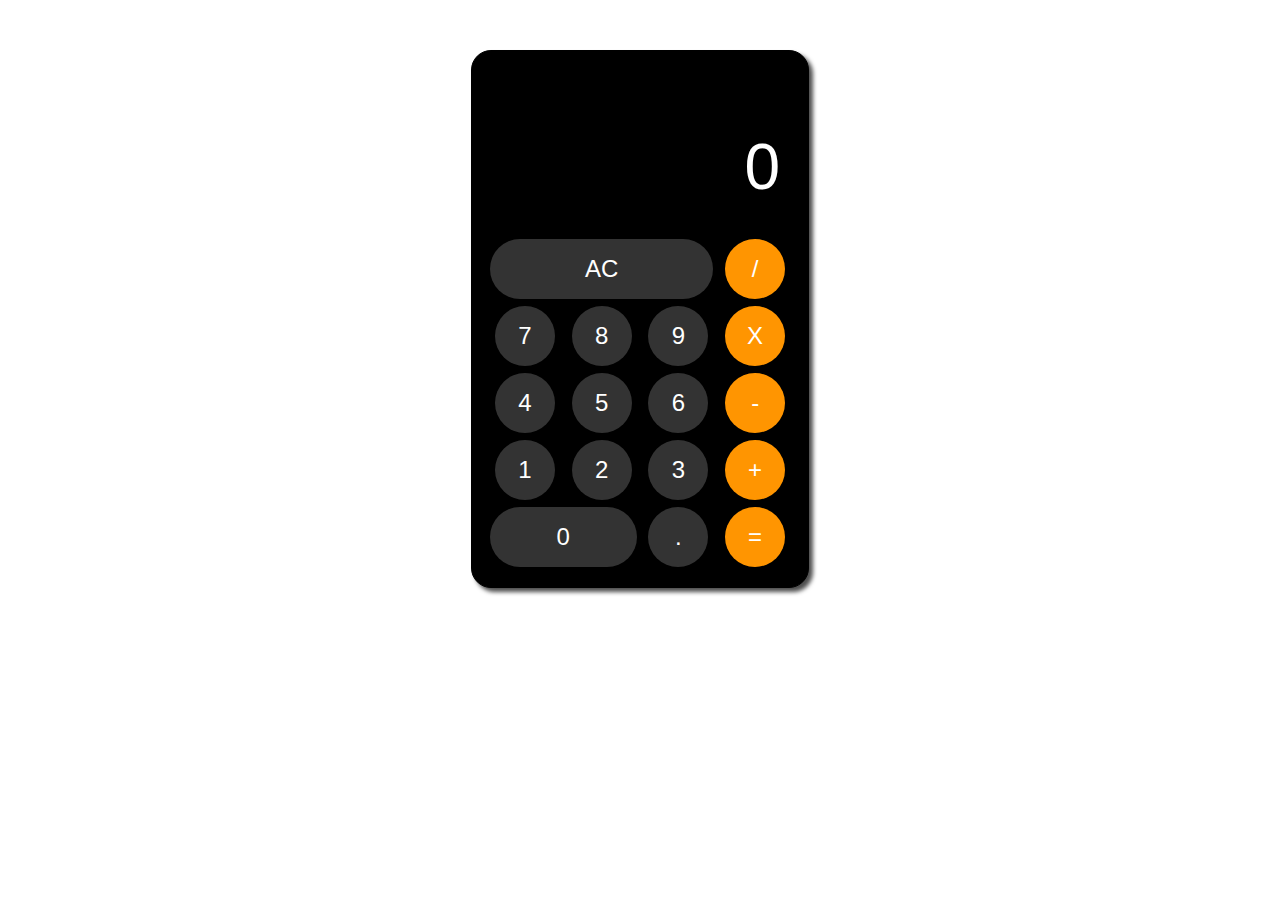
<file: Calc/index.html>
<!DOCTYPE html>
    <html lang="en">
    <head>
        <meta charset="UTF-8">
        <meta http-equiv="X-UA-Compatible" content="IE=edge">
        <meta name="viewport" content="width=device-width, initial-scale=1.0">
        <link rel="stylesheet" href="style.css">
        <title>Сalculator</title>
    </head>
    <body>
        <div class="calc">
            <div class="calc-screen">
                <p>0</p>
            </div>
            <div class="buttons">
                <div class="btn ac">AC</div>
                <div class="btn division bg-orange">/</div>

                <div class="btn seven">7</div>
                <div class="btn eight">8</div>
                <div class="btn nine">9</div>
                <div class="btn myltiply bg-orange">X</div>

                <div class="btn four">4</div>
                <div class="btn five">5</div>
                <div class="btn six">6</div>
                <div class="btn minus bg-orange">-</div>

                <div class="btn one">1</div>
                <div class="btn two">2</div>
                <div class="btn three">3</div>
                <div class="btn plus bg-orange">+</div>

                <div class="btn zero">0</div>
                <div class="btn dot">.</div>
                <div class="btn equal bg-orange">=</div>
            </div>
        </div>
    <script src="./js.js"></script>   
    </body>
    </html>
</file>
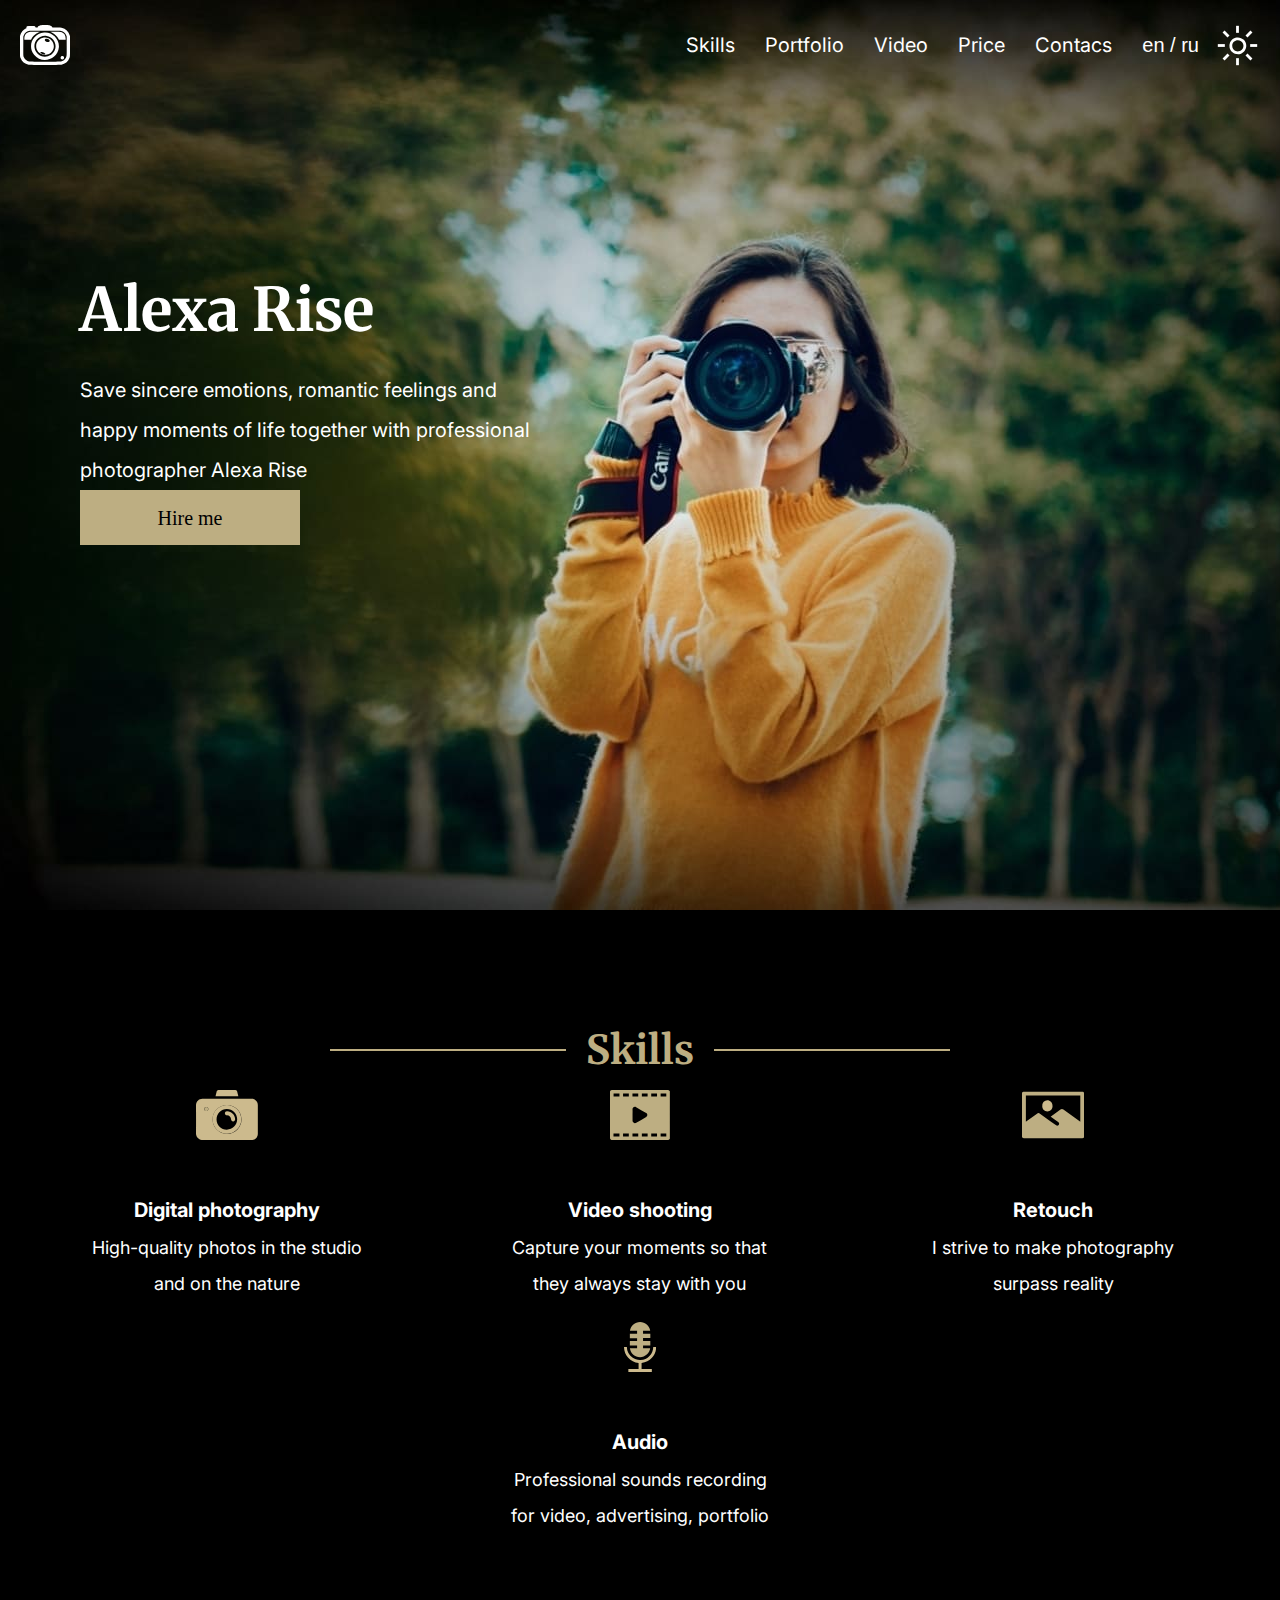
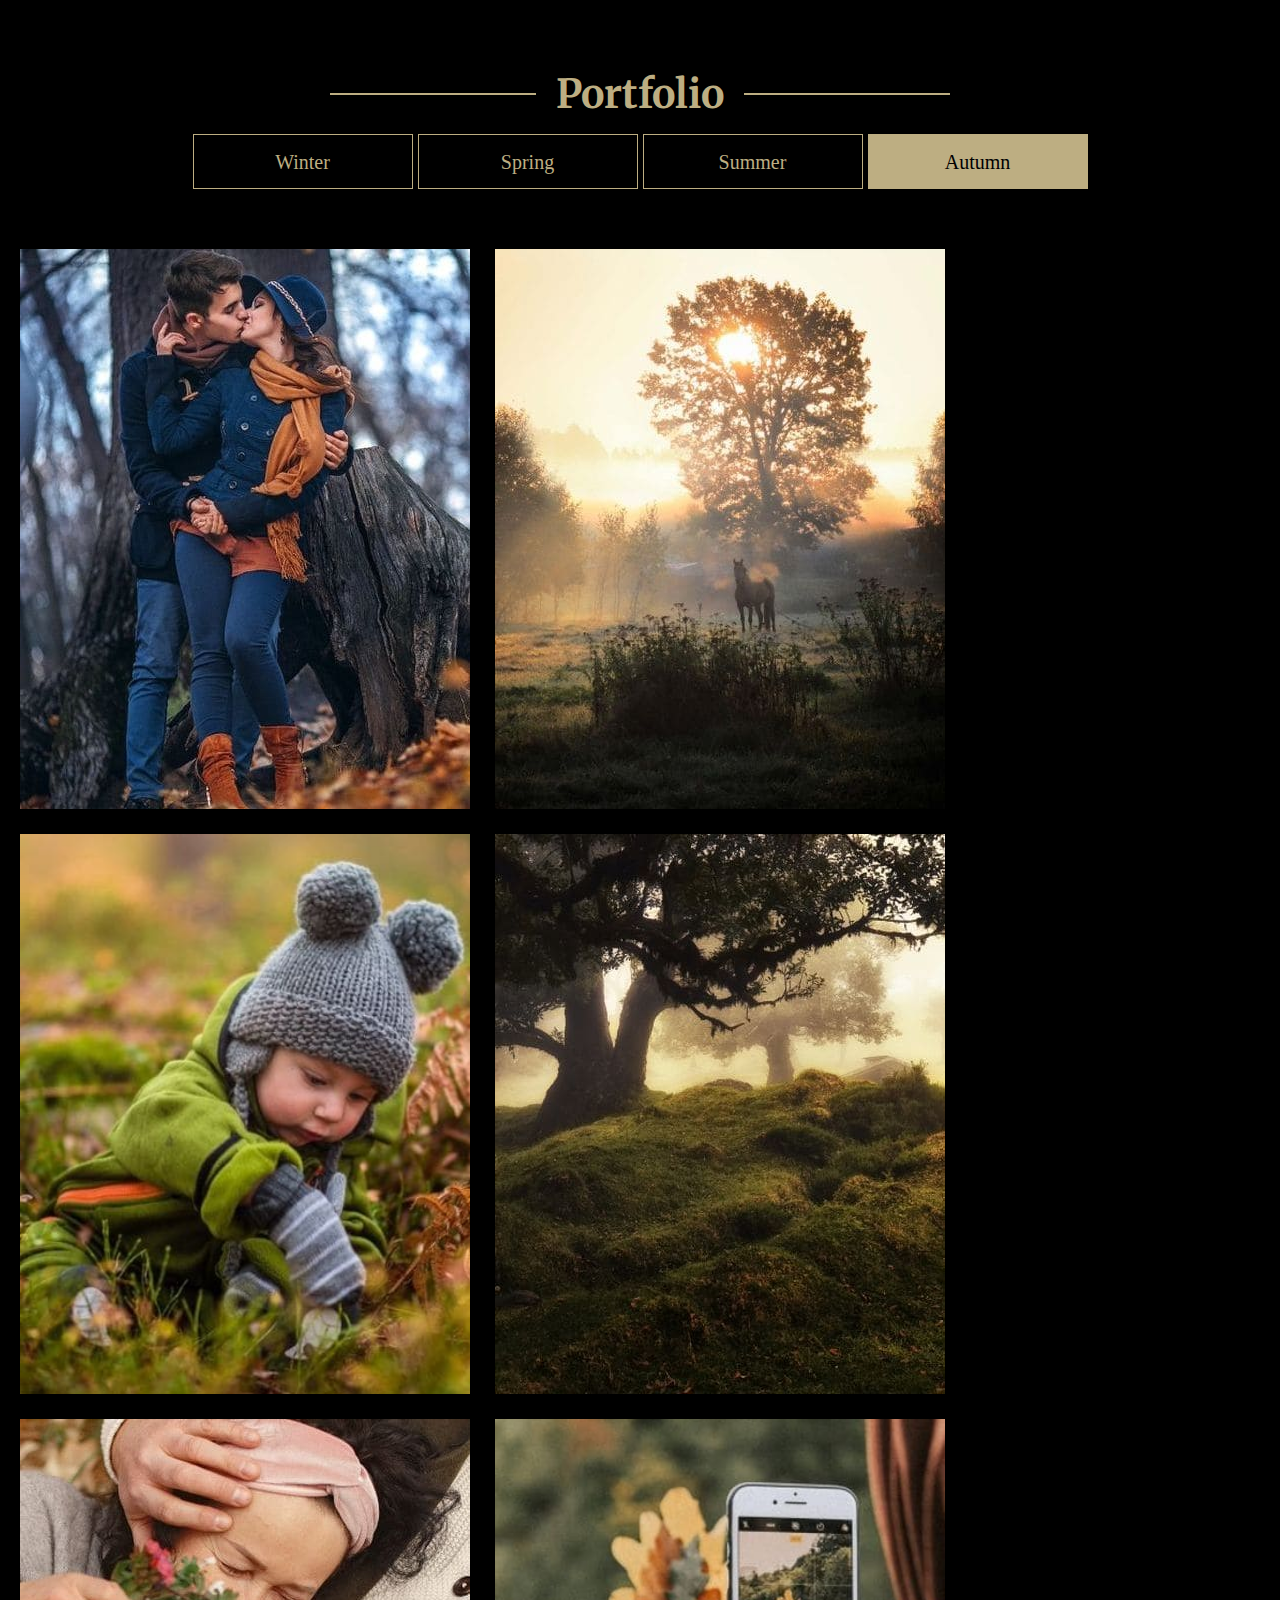
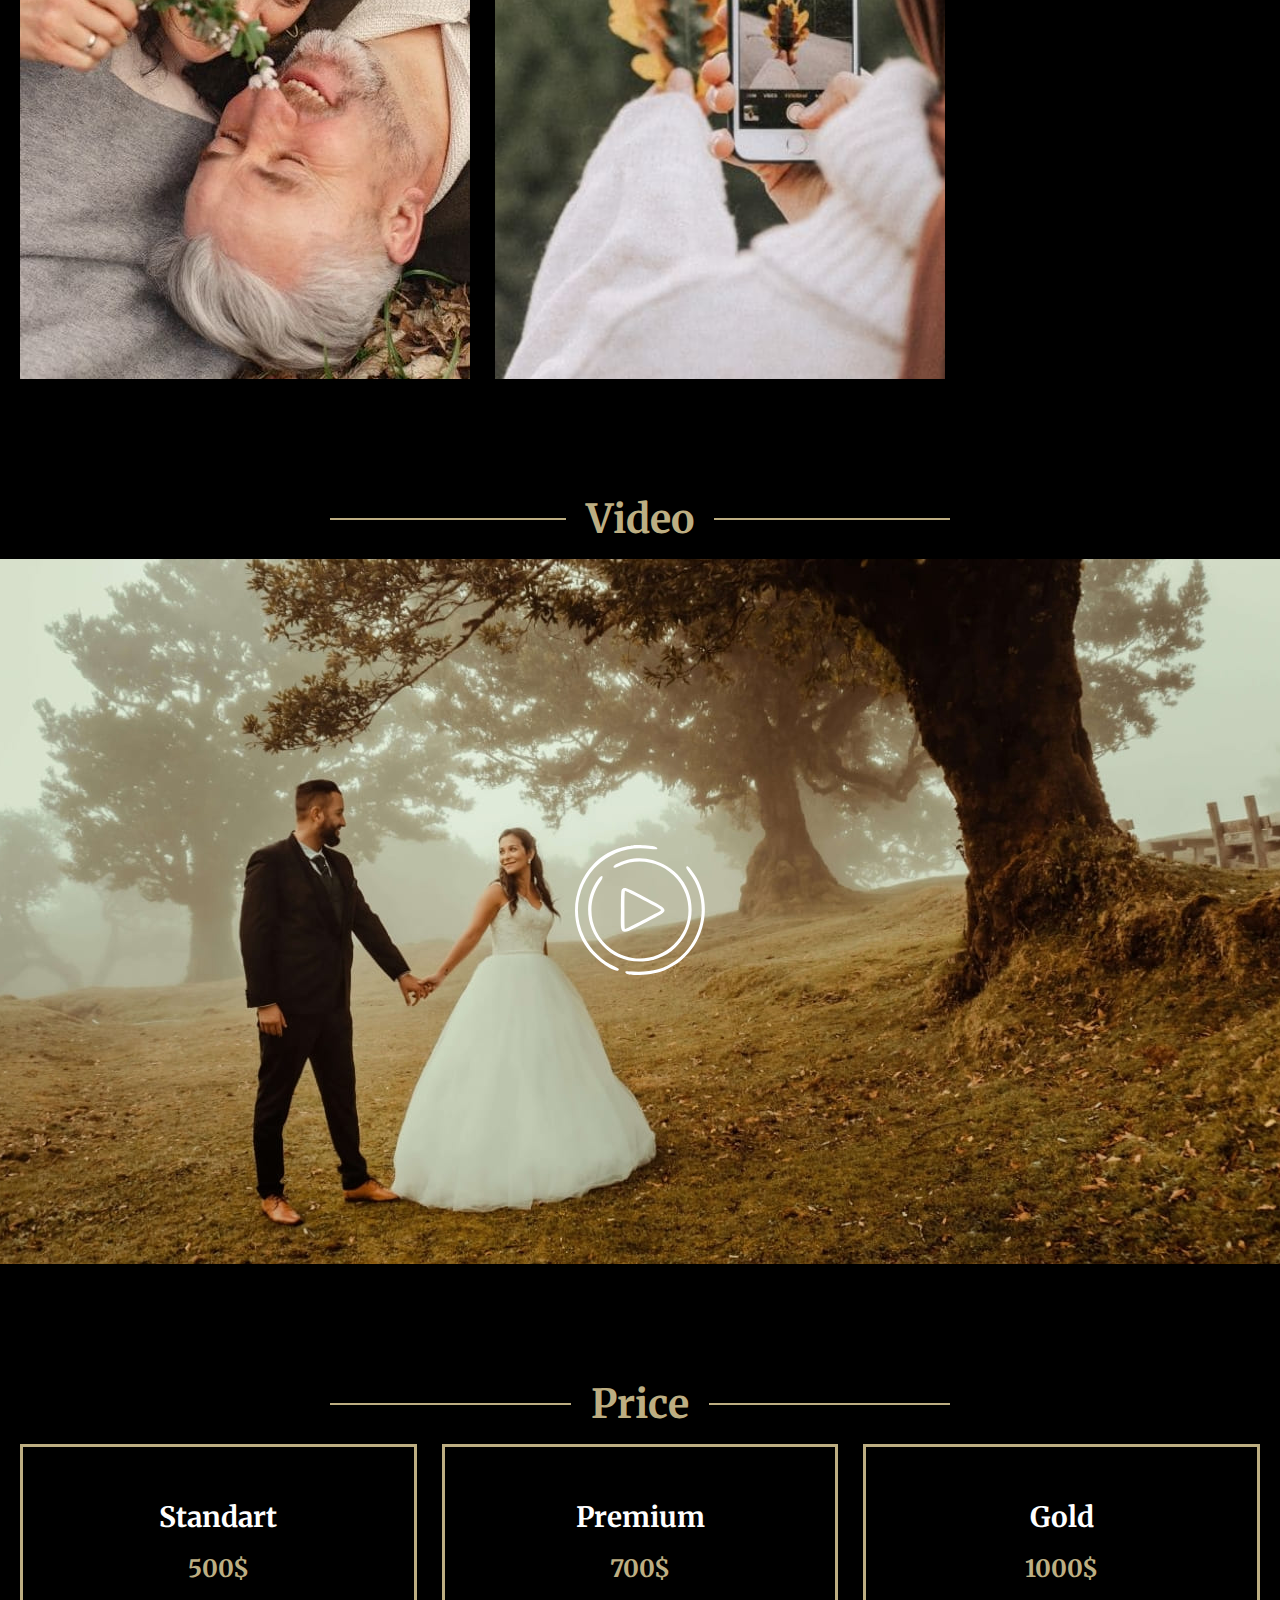
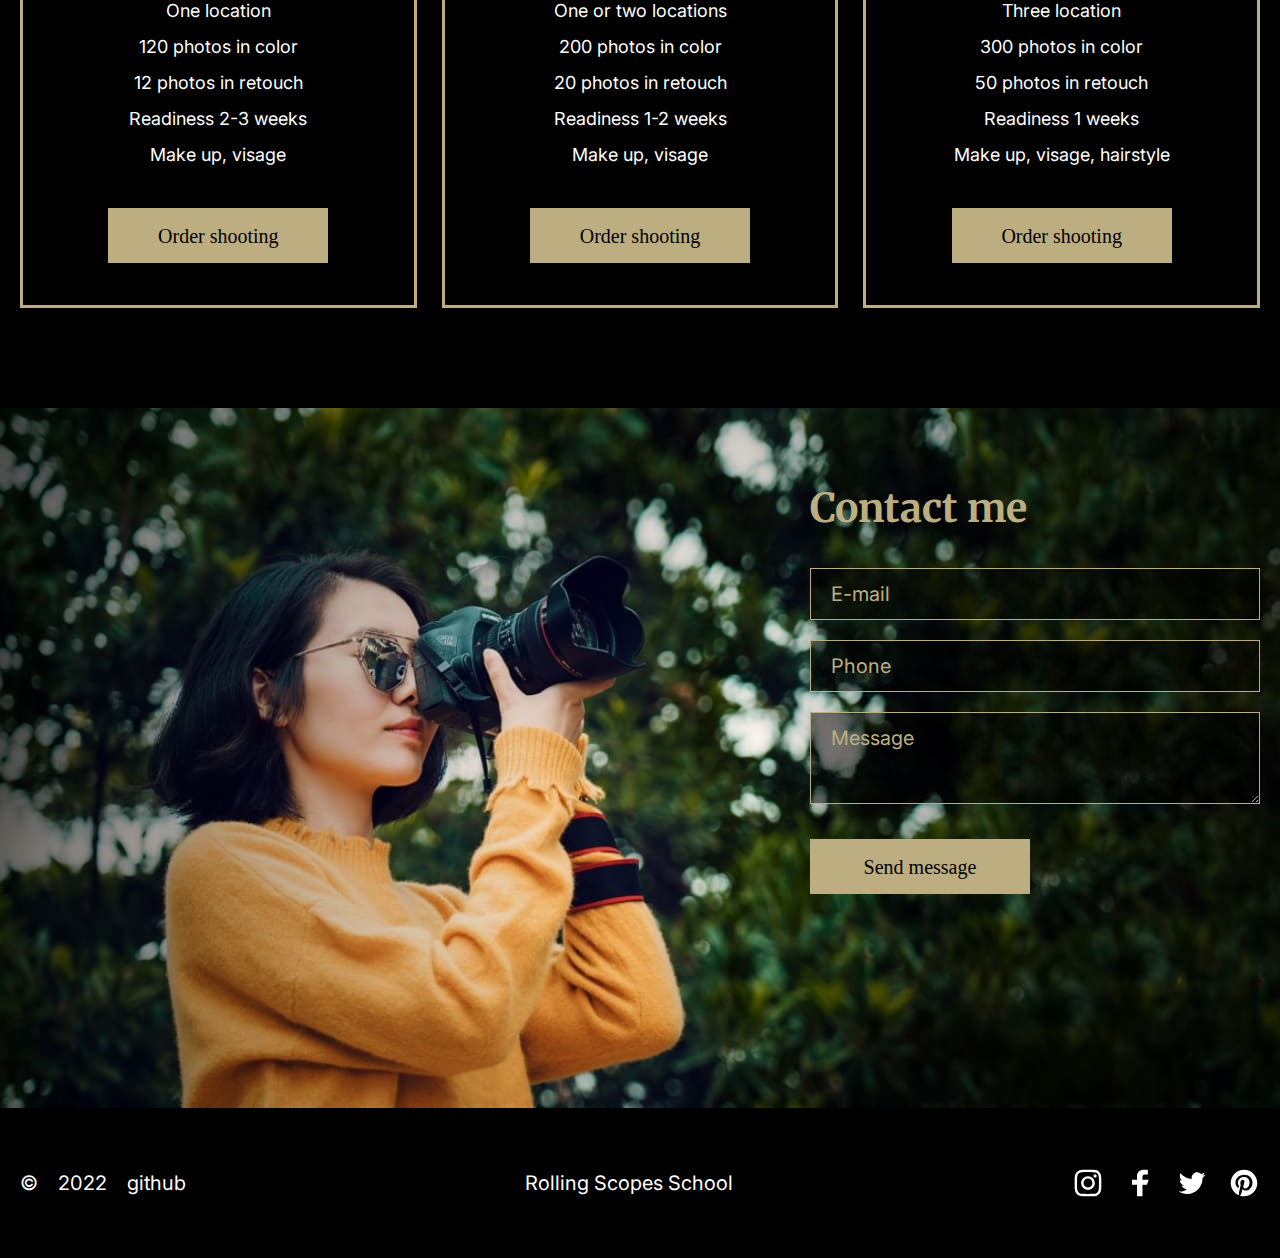
<file: portfolio/index.html>
<!DOCTYPE html>
<html lang="en">
<head>
    <meta charset="UTF-8">
    <meta http-equiv="X-UA-Compatible" content="IE=edge">
    <meta name="viewport" content="width=device-width, initial-scale=1.0">
    <title>Document</title>
    <link rel="preconnect" href="https://fonts.googleapis.com">
    <link rel="preconnect" href="https://fonts.gstatic.com" crossorigin>
    <link href="https://fonts.googleapis.com/css2?family=Inter:wght@400;700&family=Merriweather:wght@700&display=swap" rel="stylesheet">
    <link rel="stylesheet" href="style.css">
    <link rel="stylesheet" href="styleMedia.css">
</head>
<body>
<header>
    <div class="container header">
        <div class="logo"> </div>
        <nav id="nav" class="nav">
            <ul class="nav-list">
                <li class="nav-item"><a href="#Skills" class="nav-link"data-i18="skills">Skills</a></li>
                <li class="nav-item"><a href="#portfolio" class="nav-link" data-i18="portfolio">Portfolio</a></li>
                <li class="nav-item"><a href="#video" class="nav-link" data-i18="video">Video</a></li>
                <li class="nav-item"><a href="#price" class="nav-link" data-i18="price">Price</a></li>
                <li class="nav-item"><a href="#contacts" class="nav-link" data-i18="contacts">Contacs</a></li>
            </ul>
        </nav>
        <div class="switch-lang">
           <button class="langBtn">en / ru</button>
        </div>
            <button class="sun"> 
                <img src="./assets/sun vector/carbon_sun.svg" alt="vector">
            </button>
        <button class="burger" id = 'burger'> <span class="burger2"> </span> <span class="burger2"></span> <span class="burger2"></span>
        </button>
    </div>
</header> 
<main>
        <section class="section hero container ">
            <h1 class="hero-title" data-i18="hero-title">Alexa Rise</h1> 
            <p class="hero-text" data-i18="hero-text">Save sincere emotions, romantic feelings and happy moments of life together with professional photographer Alexa Rise</p>
            <button class="button button--fill" data-i18="hire"> Hire me </button>
        </section>
        <section class="section skills container lightTheme">
            <div class="wrapper">    
                <h2 class="section-title" id="Skills" data-i18="skills">Skills</h2>
            </div>
        <div class="skills-items">
            <div class="skill-item">
                <p class="skills-text1" data-i18="skill-title-1">Digital photography </p>
                <p class="skills-text2" data-i18="skill-text-">High-quality photos in the studio and on the nature </p>
            </div>
            <div class="skill-item">
                <p class="skills-text1" data-i18="skill-title-2">Video shooting</p>
                <p class="skills-text2" data-i18="skill-text-2">Capture your moments so that they always stay with you </p>
            </div>
            <div class="skill-item">
                <p class="skills-text1" data-i18="skill-title-3">Retouch</p>
                <p class="skills-text2" data-i18="skill-text-3">I strive to make photography surpass reality </p>
            </div>
            <div class="skill-item">
                <p class="skills-text1" data-i18="skill-title-4"> Audio</p>
                <p class="skills-text2" data-i18="skill-text-4">Professional sounds recording for video, advertising, portfolio</p>
            </div>
        </div>
        </section>
        <section class="section container lightTheme">
            <div class="wrapper">    
                <h2 class="section-title" id="portfolio" data-i18="portfolio">Portfolio</h2>
            </div>
            <div class="portfolio-btns">
                <button class="button portfolio-btn" data-season="winter" data-i18="winter">Winter</button>
                <button class="button portfolio-btn" data-season="spring" data-i18="spring">Spring</button>
                <button class="button portfolio-btn" data-season="summer" data-i18="summer">Summer</button>
                <button class="button portfolio-btn active" data-season="autumn" data-i18="autumn">Autumn</button> 
            </div>
            <div class="portfolio">
                <div class="portfolio-item"><img src="./assets/portfolio-img.png" alt="Para" class="portfolio-image"></div>
                <div class="portfolio-item"><img src="./assets/portfolio-img-1.png" alt="DerevoKon" class="portfolio-image"></div>
                <div class="portfolio-item"><img src="./assets/portfolio-img-2.png" alt="Child" class="portfolio-image"></div>
                <div class="portfolio-item"><img src="./assets/portfolio-img-3.png" alt="Derevo" class="portfolio-image"></div>
                <div class="portfolio-item"><img src="./assets/portfolio-img-4.png" alt="People" class="portfolio-image"></div>
                <div class="portfolio-item"><img src="./assets/portfolio-img-5.png" alt="Mobile" class="portfolio-image"></div>
            </div>
        </section>
        <section class="section container lightTheme">
            <div class="wrapper">    
                <h2 class="section-title" id="video" data-i18="video">Video</h2>
            </div>
            <div class="video-player">
                <img src="./assets/video-player.png" alt="video" class="video">
                <button class="button-play">
                    <img src="./assets/svg/Play_hover.svg" alt="hover">
                </button>
            </div>
        </section>
        <section class="section container lightTheme">
            <div class="wrapper">    
                <h2 class="section-title" id="price" data-i18="price">Price</h2>
            </div>
            <div class="price">
                <div class="price-item">
                    <h3 class="text-h3">Standart</h3>
                    <p class="text-price">500$</p>
                    <span class="options" data-i18="price-description-1-span-1">One location</span>
                    <span class="options" data-i18="price-description-1-span-2">120 photos in color</span>
                    <span class="options" data-i18="price-description-1-span-3">12 photos in retouch</span>
                    <span class="options" data-i18="price-description-1-span-4">Readiness 2-3 weeks</span>
                    <span class="options" data-i18="price-description-1-span-5">Make up, visage</span>
                    
                    <button class="button button--fill" data-i18="order">Order shooting</button>
                </div>
                <div class="price-item">
                    <h3 class="text-h3">Premium</h3>
                    <p class="text-price">700$</p>
                    <span class="options" data-i18="price-description-2-span-1">One or two locations</span>
                    <span class="options" data-i18="price-description-2-span-2">200 photos in color</span>
                    <span class="options" data-i18="price-description-2-span-3">20 photos in retouch</span>
                    <span class="options" data-i18="price-description-2-span-4">Readiness 1-2 weeks</span>
                    <span class="options" data-i18="price-description-2-span-5">Make up, visage</span>    
                    
                    <button class="button button--fill" data-i18="order">Order shooting</button>
                </div>
                <div class="price-item">
                    <h3 class="text-h3">Gold</h3>
                    <p class="text-price">1000$</p>
                    <span class="options" data-i18="price-description-3-span-1">Three location</span>
                    <span class="options" data-i18="price-description-3-span-2">300 photos in color</span>
                    <span class="options" data-i18="price-description-3-span-3">50 photos in retouch</span>
                    <span class="options" data-i18="price-description-3-span-4">Readiness 1 weeks</span>
                    <span class="options" data-i18="price-description-3-span-5">Make up, visage, hairstyle</span>
                
                    <button class="button button--fill" data-i18="order">Order shooting</button>
                </div>
            </div>
        </section> 
        <section class="section contacts container">
           <form class="contact-form">
               <h2 class="contact-title" id="contacts" data-i18="contact-me">Contact me</h2>
               <input class="form-field" type="email" placeholder="E-mail">
               <input class="form-field" type="tel" placeholder="Phone">
                <textarea class="form-field" placeholder="Message"></textarea>
                <button class="button button--fill" data-i18="send-message">Send message</button>
           </form>
        </section>
 </main>
<footer>
    <div class="container footer">
        <div class="github">
            <span>&copy;</span>
            <span>2022</span>
            <span><a href="https://github.com/yulyana1994">github</a> </span>
        </div>
        <div class="rs">
            <a href="https://app.rs.school/">Rolling Scopes School</a>
        </div>
        <ul class="soc-list"> 
            <li class="soc-list-item">
                <a href="https://www.instagram.com" class="soc-link"><img src="./assets/svg/soc/inst.svg" alt="instagram" class="soc-icon"></a>
            </li>
            <li class="soc-list-item">
                <a href="https://ru-ru.facebook.com" class="soc-link"><img src="./assets/svg/soc/fb.svg" alt="fb" class="soc-icon"></a>
            </li>
            <li class="soc-list-item">
                <a href="https://twitter.com" class="soc-link"><img src="./assets/svg/soc/tw.svg" alt="twitter" class="soc-icon"></a>
            </li>
            <li class="soc-list-item">
                <a href="https://www.pinterest.com" class="soc-link"><img src="./assets/svg/soc/pinterest.svg" alt="pinterest" class="soc-icon"></a>
            </li>       
        </ul>    
    </div>
</footer>
<script src="./scripts/index.js"></script>
</body>
</html>
</file>
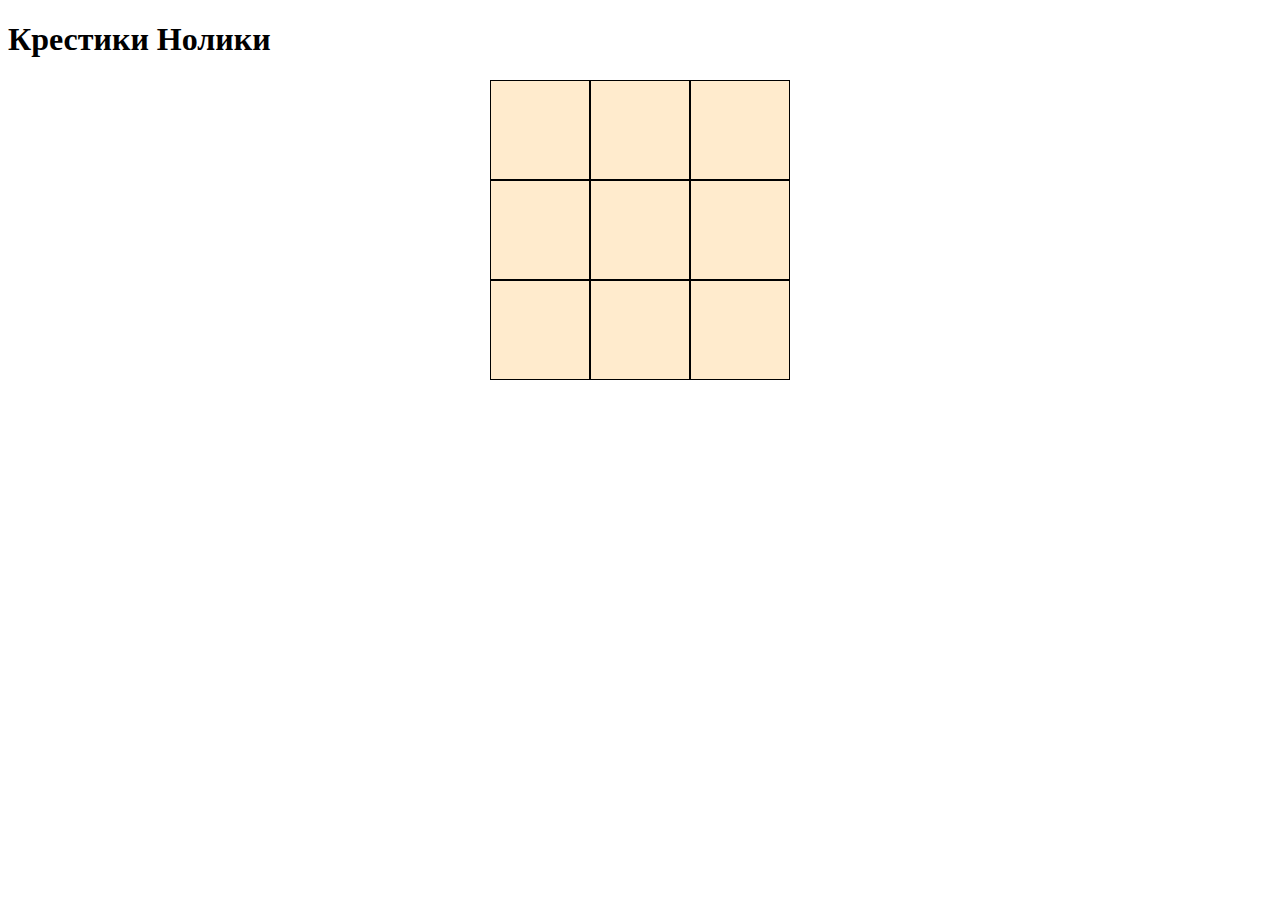
<file: tic-tac-toy/index.html>
<!DOCTYPE html>
<html lang="en">
<head>
    <meta charset="UTF-8">
    <meta http-equiv="X-UA-Compatible" content="IE=edge">
    <meta name="viewport" content="width=device-width, initial-scale=1.0">
    <link rel="stylesheet" href="./style.css">
    <title>Tic Tac Toy</title>
</head>
<body>
  <h1>Крестики Нолики</h1>
  <div class="area-wrapper">
      <div id="area">
          <div class="box"></div>
          <div class="box"></div>
          <div class="box"></div>
          <div class="box"></div>
          <div class="box"></div>
          <div class="box"></div>
          <div class="box"></div>
          <div class="box"></div>
          <div class="box"></div>
      </div>
  </div>
  <div id="modal-result-wrapper">
      <div id="overLay"></div>
      <div id="modal-window">
          <div id="content">content</div>
          <div id="btn-close">Start New game</div>
      </div>

  </div>
<script src="./script.js"></script>
</body>
</html>
</file>
<file: Calc/style.css>
.calc{
    margin: 50px auto;
    width: 300px;
    height: 500px;
    border: 1px solid #000;
    border-radius: 20px;
    background: black;
    color: white;
    font-family: Arial;
    padding: 18px;
    box-shadow: 4px 4px 4px #4f4f4f;
}

.calc-screen {
    height: 125px;
    padding: 10px;
    display: grid;
    justify-items: end;
    align-items: end;
    margin-bottom: 25px;
}

.calc-screen p {
    text-align: right;
    font-size: 4rem;
    margin: 0%;
}

.buttons{
    display: grid;
    grid-template-areas: 
    "ac ac ac division"
    "seven eigth nine multi"
    "four five six minus"
    "one two three plus"
    "zero zero dot equal";
    grid-gap: 7px;
    justify-items: center;
}

.btn{
    width: 60px;
    height: 60px;
    background: #333;
    border-radius: 50%;
    text-align: center;
    line-height: 60px;
    font-size: 1.5rem;
    cursor: pointer;
    user-select: none;
}

.btn.zero{
    grid-area: zero;
    width: 100%;
    border-radius: 34px;
}

.btn.ac{
    grid-area: ac;
    width: 100%;
    border-radius: 34px; 
}

.btn:hover {
    filter: brightness(120%);
}

.btn:active {
    filter: brightness(90%);
}

.btn.bg-orange {
    background: #ff9501;
}
</file>
<file: portfolio/style.css>
body {
    background: black;
    width: 100%;
    max-width: 100vw;
    min-height: 100vh;
    margin: 0;
  }

  * {
    margin: 0;
    padding: 0;
    box-sizing: border-box;
  }

.container{
  width: 1440px;
  margin: 0 auto;
  padding: 0 20px; 
  box-sizing: border-box;
}

.section {
  box-sizing: border-box;
}

.header {
    display: flex;
    align-items: center; 
    height: 90px;
    background-image: url('./assets/bg.png');
    background-position: center 0;
    background-repeat: no-repeat;
    overflow-x: hidden;

}

.logo{
    width: 50px;
    height: 40px;
    background-image: url('./assets/svg/logo.svg');
    background-size: contain;
    background-repeat: no-repeat; 
    transition: 0.3s;
}

.logo:hover {
    filter: invert(26%) sepia(15%) saturate(638%) hue-rotate(7deg) brightness(92%)
      contrast(87%);
  }

  .nav{
    margin-left: auto;

  }
  .nav-list{
      display: flex;
      color: #FFFFFF;
      list-style-type: none;
      padding: 0 30px;
  }
  .nav-item{
    margin-left: 30px; 
    color: #FFFFFF;
  }
  .nav-link{
    color: #FFFFFF;
    text-decoration:none;
    font-family: Inter;
    font-style: normal;
    font-weight: normal;
    font-size: 20px;
    line-height: 50px;  
  }

  .switch-lang{
    color: #FFFFFF;
    text-decoration:none;
    font-family: Inter;
    font-style: normal;
    font-weight: normal;
    font-size: 20px;
    line-height: 50px;  
    
  }

  .langBtn{
    background: none;
    color: #FFFFFF;
    border: none;
    font-size: 20px;
  }

  .open{
    right: 0%;
    }

  .sun{
    background: none;
    border: none;
    width: 45px;
    height: 45px;
    margin-left: 16px;

    }

  .burger.open .burger2:nth-child(1){
   transform: rotate(-45deg) translate(-5px, 6px);
  }

  .burger.open .burger2:nth-child(2){
    opacity: 0;
  }

  .burger.open .burger2:nth-child(3) {
    transform: rotate(45deg) translate(-5px, -6px);
  }

  .burger{
    display: none;
    flex-direction: column;
    justify-content: center;
    align-items: center;
    width: 40px;
    height: 40px;
    cursor: pointer;
    user-select: none;
    z-index: 2;
    background: none;
    border: none;
  }

  .burger2{
    width: 80%;
    height: 2px;
    background: #000;
    margin: 3px 0;
    z-index: 15;
    transition: all 0.3s ease-in-out;
    background: white;
    }

  .section-title{
    font-family: Merriweather;
    font-style: normal;
    font-weight: bold;
    font-size: 40px;
    line-height: 80px;
    color: #BDAE82;
    position: relative;
    padding: 0 20px;
    margin-top: 100px;
  }
  
  .wrapper{    
    display: flex;
    justify-content: center;
    width: 50%;
    overflow-x: hidden;
    margin: 0 auto;
  }

  .section-title::before, .section-title::after {
    content:"";
    position: absolute;
    width: 700px;
    height: 2px;
    background:#BDAE82;
    top: 50%;
    transform: translateY(-50%);
  }

  .section-title::after {
    left: 100%;
  }

  .section-title::before {
    right: 100%;
  }

.hero{
background-image: url('./assets/bg.png');
background-position: center -90px;
background-repeat: no-repeat;
height: 820px;
padding-top: 160px;
padding-left: 80px;
}
.hero-title{
font-family: Merriweather;
font-style: normal;
font-weight: bold;
font-size: 60px;
line-height: 120px;
color: #FFFFFF;
}

.hero-text{
    font-family: Inter;
    font-style: normal;
    font-weight: normal;
    font-size: 20px;
    line-height: 40px;
    color: #FFFFFF;
    width: 470px;
}
.button{
    color: #bdae82;
    background: none;
    border: 1px solid #bdae82;
    cursor: pointer;
    font-family: inherit;
    width: 220px;
    height: 55px;
    font-size: 20px;
    line-height: 40px;
}
.button--fill{
  background:#bdae82 ;
  color: #000;
}
.button.active{
  color: #000;
  background-color: #bdae82;
}
.skills-items{
  display: flex;
  justify-content: space-between;
  flex-wrap: wrap;
}
.skill-item{
 width: 320px;
 background-position: center top;
 padding: 100px 20px 20px;
}
.skill-item:nth-child(1) {
  background-image: url('./assets/svg/camera.svg');
  background-repeat: no-repeat;
  background-position: top center;
  background-size: 62px 50px;
  
}
.skill-item:nth-child(2) {
  background-image: url('./assets/svg/video.svg');
  background-repeat: no-repeat;
  background-position: top center;
  background-size: 62px 50px;
}

.skill-item:nth-child(3) {
  background-image: url('./assets/svg/image.svg');
  background-repeat: no-repeat;
  background-position: top center;
  background-size: 62px 50px;
}

.skill-item:nth-child(4) {
  background-image: url('./assets/svg/mic.svg');
  background-repeat: no-repeat;
  background-position: top center;
  background-size: 62px 50px;
}
.skills-text1{
  font-family: Inter;
  font-style: normal;
  font-weight: bold;
  font-size: 20px;
  line-height: 40px;
  text-align: center;
  color: #FFFFFF;
}
.skills-text2{
  font-family: Inter;
  font-style: normal;
  font-weight: normal;
  font-size: 18px;
  line-height: 36px; 
  text-align: center;
  color: #FFFFFF;
}
.portfolio{
  display: flex;
  gap: 25px;
  flex-wrap: wrap;
  margin-top: 60px;
}
.portfolio-item {
  width: 450px;
  height: 560px;
}
.portfolio img {
  width: 100%;
  height: 100%;
  object-fit: cover;
}
.portfolio-btns{
  display: flex;
  justify-content: center;
  gap: 5px;
}
.video-player{
  position: relative;
  display: flex;
  justify-content: center;
  align-items: center;
}
.button-play{
  background: none;
  border: none;
  position: absolute;
}
.price{
display: flex;
justify-content: center;
gap: 25px;
}

.price-item{
  text-align: center;
  border: 3px solid #BDAE82;
  padding: 42px;
  flex:1;
}
.text-h3{
  font-family: Merriweather;
  font-style: normal;
  font-weight: bold;
  font-size: 28px;
  line-height: 56px;
  text-align: center;
  color: #FFFFFF;
}
.text-price{
  font-family: Merriweather;
  font-style: normal;
  font-weight: bold;
  font-size: 24px;
  line-height: 48px;
  text-align: center;
  color: #BDAE82;
}
.options{
  display: block;
  font-family: Inter;
  font-style: normal;
  font-weight: normal;
  font-size: 18px;
  line-height: 36px;
  text-align: center;
  color: #FFFFFF;
  list-style-type: none;
  padding-left: 0;
}
.price-item .button{
  margin: 35px auto 0;
}

.contacts{
  background-image: url('./assets/contacts.jpg'); 
  width: 1440px;
  height: 700px;
  padding: 60px 20px 20px 20px; 
  margin-top: 100px;
  
}
.form-field{
  border: 1px solid #BDAE82;
  background: rgba(0, 0, 0, 0.5);
  font-family: Inter;
  font-style: normal;
  font-weight: normal;
  font-size: 20px;
  line-height: 40px;
  color: #BDAE82;
  padding: 5px 20px;
  margin-top: 20px;
}

.contact-title{
  font-family: Merriweather;
  font-style: normal;
  font-weight: bold;
  font-size: 40px;
  line-height: 80px;
  color: #BDAE82;
}
.form-field::placeholder{
  font-family: inherit;
  color: #bdae82;
  font-size: 20px;
}

.contact-form{
  display: flex;
  flex-direction: column;
  width: 450px;
  margin-right: 0px;
  margin-left: auto;
}

.contact-form .button{
  margin-top: 35px;
}

.footer{
  display: flex;
  justify-content: space-between;
  padding-top: 50px;
  padding-bottom: 50px;
  font-family: Inter;
  font-style: normal;
  font-weight: normal;
  font-size: 20px;
  line-height: 50px;
  color: #FFFFFF;

}
.footer a{
  color: #FFFFFF;
  text-decoration: none;
}
.github{
  display: flex;
  gap: 20px;
}


.soc-link{
  width: 32px;
  height: 32px;
}

.soc-list {
  display: flex;
  gap: 20px;
  list-style-type: none;
  margin: 0px;
  padding: 0px;
}

.soc-list-item {
  display: flex;
  align-items: center;
}

.light-theme{
  background-color: #fff;
  color: #000;
}
.light-theme .button.active {
  color: #FFFFFF;
}

.light-theme .button {
  color: #000;
}
.light-theme .options {
  color: #000;
}
.light-theme .section-title {
  color: #000;
}
.light-theme .skills-text1 {
  color: #000;
}
.light-theme .skills-text2 {
  color: #000;
}
.light-theme .text-h3 {
  color: #000;
}

.light-theme .section-title::before, .light-theme .section-title::after{
  background: #000;
}
</file>
<file: portfolio/styleMedia.css>
@media (max-width: 1440px) {
    .skills-items {
      justify-content: space-around;
    }
    .container{
      width: 100%;
    }
  }

  @media (max-width: 768px) {
    .header {
        position: relative;
        overflow-x: clip;
    }
    .nav {
      position: absolute;
      right: -620px;
      width: 620px;
      height: 100vh;
      background: rgb(0, 0, 0);
      top: 0%;
      transition: 0.5s;
    }
    .nav.open {
       right: 0;
    }
    .burger{
        display: flex;
        margin-right: 0%;
        margin-left: 10px;
    }
    .switch-lang{
        margin-right: 0%;
        margin-left: auto;  
    }
    .nav-list{
        flex-direction: column;
        padding-top: 134px;
        padding-left: 127px;
        font-size: 34.8235px;
        line-height: 73px;
        margin: 0%;
    }
    .portfolio-buttons{
        flex-wrap: wrap;
        width: 100%;
        max-width: 445px;
        margin: 0 auto;
    }
    .portfolio{
       justify-content: center; 
    }
    .video{
        width: 100%;
        height: auto;
    }
    .price{
        align-items: center;
        flex-direction: column;
    }
    .price-item{
        width: 420px;
    }
    .contact-form{
        margin: 0 auto;
        align-items: center;
    }
    .contacts{
        width: 768px;
        height: 600px;
        background-position: center;
    }
    .form-field{
        width: 100%;
    }
    .footer{
        flex-direction: column;
        align-items: center;
        padding: 28px;
        line-height: 30px;
    }
    .soc-list{
        margin-top: 20px;
    }
  }
</file>
<file: tic-tac-toy/style.css>
.area-wrapper {
    width: 100%;
    height: 100%;
    display: flex;
    justify-content: center;
    align-items: center;
}

#area {
    width: 300px;
    height: 300px;
    background-color: blanchedalmond;
    display: flex;
    flex-wrap: wrap;
}

.box {
    width: 100px;
    height: 100px;
    border: 1px solid black;
    box-sizing: border-box;
    font-size: 34px;
    color: blueviolet;
    display: flex;
    align-items: center;
    justify-content: center;
}

#modal-result-wrapper{
    width: 100%;
    height: 100%;
    top: 0%;
    left: 0%;
    display: none;
}

#overLay{
    width: 100%;
    height: 100%;
    position: absolute;
    top: 0;
    left: 0%;
    background-color: rgba(0, 0, 0, 0.8);
}

#modal-window{
    width: 150px;
    height: 50px;
    border: 1px solid black;
    background-color: white;
    position: absolute;
    top: 50%;
    left: 50%;
    transform: translate(-50%, -50%);
    display: flex;
    flex-flow: column;
    justify-content: space-between;
    align-items: center;
}

#btn-close{
    width: 150px;
    height: 20px;
    background-color: royalblue;
    color: black;
    text-align: center;
    cursor: pointer;
}
</file>
